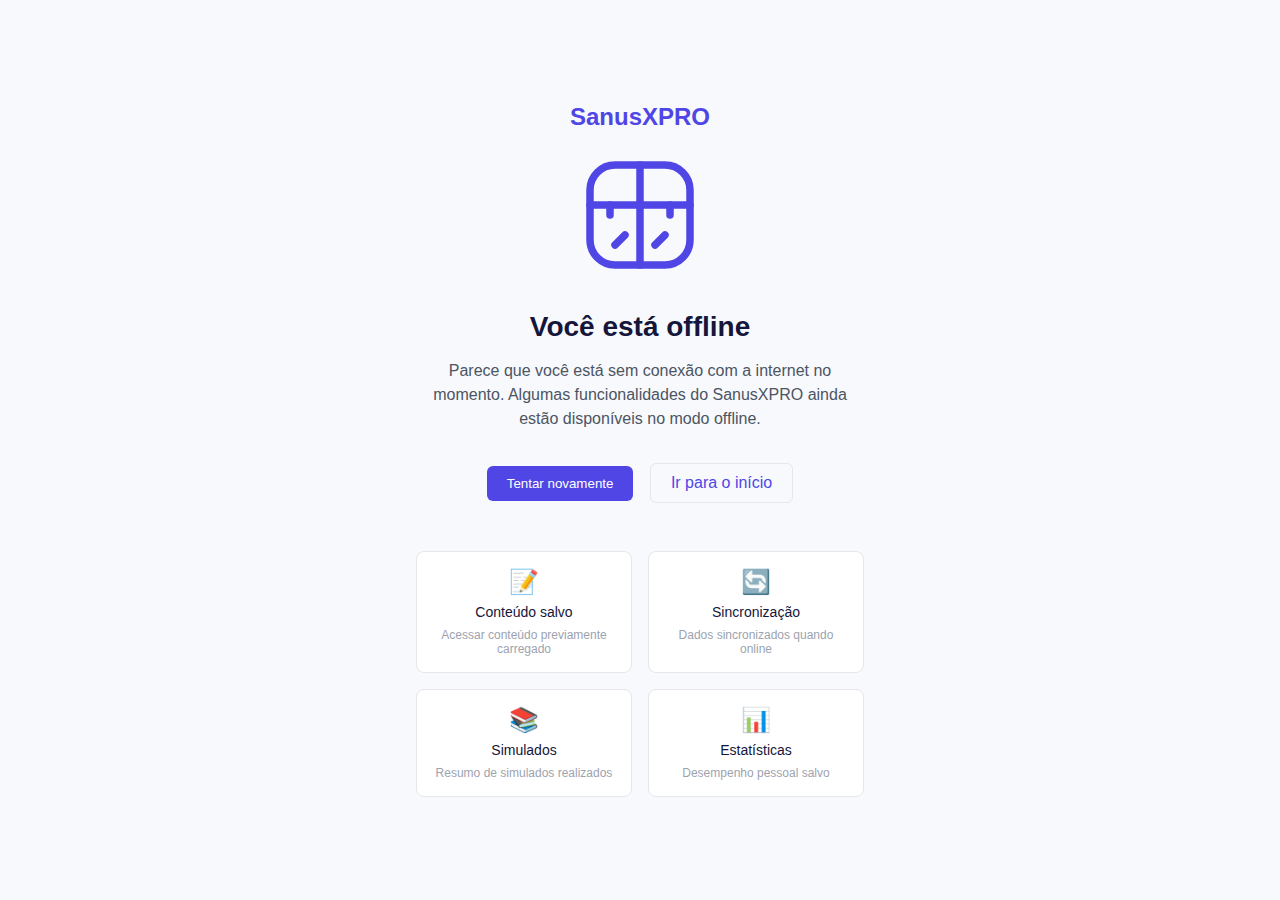
<file: client/public/offline.html>
<!DOCTYPE html>
<html lang="pt-BR">
<head>
  <meta charset="UTF-8">
  <meta name="viewport" content="width=device-width, initial-scale=1.0">
  <title>SanusXPRO - Você está offline</title>
  <style>
    :root {
      --background: #f8f9fc;
      --foreground: #15163a;
      --primary: #4f46e5;
      --primary-foreground: #ffffff;
      --secondary: #f3f4f6;
      --border: #e5e7eb;
      --muted: #9ca3af;
    }
    
    * {
      margin: 0;
      padding: 0;
      box-sizing: border-box;
      font-family: -apple-system, BlinkMacSystemFont, 'Segoe UI', Roboto, 'Helvetica Neue', sans-serif;
    }
    
    body {
      background-color: var(--background);
      color: var(--foreground);
      min-height: 100vh;
      display: flex;
      flex-direction: column;
      justify-content: center;
      align-items: center;
      padding: 2rem;
    }
    
    .container {
      max-width: 28rem;
      text-align: center;
    }
    
    .logo {
      font-size: 1.5rem;
      font-weight: 700;
      margin-bottom: 1.5rem;
      color: var(--primary);
    }
    
    .title {
      font-size: 1.75rem;
      font-weight: 600;
      margin-bottom: 1rem;
    }
    
    .description {
      font-size: 1rem;
      color: #4b5563;
      margin-bottom: 2rem;
      line-height: 1.5;
    }
    
    .icon {
      width: 120px;
      height: 120px;
      margin-bottom: 2rem;
    }
    
    .button {
      display: inline-flex;
      align-items: center;
      justify-content: center;
      font-weight: 500;
      padding: 0.625rem 1.25rem;
      background-color: var(--primary);
      color: var(--primary-foreground);
      border-radius: 0.375rem;
      border: none;
      cursor: pointer;
      text-decoration: none;
      transition: background-color 0.2s, box-shadow 0.2s;
    }
    
    .button:hover {
      background-color: #4338ca;
    }
    
    .button-outline {
      background-color: transparent;
      color: var(--primary);
      border: 1px solid var(--border);
      margin-left: 0.75rem;
    }
    
    .button-outline:hover {
      background-color: var(--secondary);
    }
    
    .feature-grid {
      display: grid;
      grid-template-columns: repeat(auto-fill, minmax(150px, 1fr));
      gap: 1rem;
      margin-top: 3rem;
      text-align: center;
    }
    
    .feature-item {
      padding: 1rem;
      border-radius: 0.5rem;
      background-color: white;
      border: 1px solid var(--border);
    }
    
    .feature-icon {
      color: var(--primary);
      margin-bottom: 0.5rem;
      font-size: 1.5rem;
    }
    
    .feature-title {
      font-size: 0.875rem;
      font-weight: 500;
      margin-bottom: 0.5rem;
    }
    
    .feature-description {
      font-size: 0.75rem;
      color: var(--muted);
    }
    
    @media (max-width: 640px) {
      .title {
        font-size: 1.5rem;
      }
      
      .icon {
        width: 80px;
        height: 80px;
      }
      
      .feature-grid {
        grid-template-columns: repeat(2, 1fr);
      }
    }
  </style>
</head>
<body>
  <div class="container">
    <div class="logo">SanusXPRO</div>
    
    <svg class="icon" xmlns="http://www.w3.org/2000/svg" viewBox="0 0 24 24" fill="none" stroke="#4f46e5" stroke-width="1.5" stroke-linecap="round" stroke-linejoin="round">
      <rect x="2" y="2" width="20" height="20" rx="5" />
      <path d="M2 10h20" />
      <path d="M12 2v20" />
      <path d="M9 16l-2 2" />
      <path d="M17 16l-2 2" />
      <path d="M6 12v-2" />
      <path d="M18 12v-2" />
    </svg>
    
    <h1 class="title">Você está offline</h1>
    <p class="description">
      Parece que você está sem conexão com a internet no momento. Algumas funcionalidades do SanusXPRO ainda estão disponíveis no modo offline.
    </p>
    
    <div>
      <button class="button" onclick="window.location.reload()">Tentar novamente</button>
      <a href="/" class="button button-outline">Ir para o início</a>
    </div>
    
    <div class="feature-grid">
      <div class="feature-item">
        <div class="feature-icon">📝</div>
        <h3 class="feature-title">Conteúdo salvo</h3>
        <p class="feature-description">Acessar conteúdo previamente carregado</p>
      </div>
      
      <div class="feature-item">
        <div class="feature-icon">🔄</div>
        <h3 class="feature-title">Sincronização</h3>
        <p class="feature-description">Dados sincronizados quando online</p>
      </div>
      
      <div class="feature-item">
        <div class="feature-icon">📚</div>
        <h3 class="feature-title">Simulados</h3>
        <p class="feature-description">Resumo de simulados realizados</p>
      </div>
      
      <div class="feature-item">
        <div class="feature-icon">📊</div>
        <h3 class="feature-title">Estatísticas</h3>
        <p class="feature-description">Desempenho pessoal salvo</p>
      </div>
    </div>
  </div>
  
  <script>
    // Verificar periodicamente a conexão
    function checkConnectivity() {
      if (navigator.onLine) {
        // Se estiver online, redirecionar para a página inicial após um tempo
        setTimeout(() => {
          window.location.href = '/';
        }, 2000);
      }
    }
    
    // Verificar quando a conexão for restaurada
    window.addEventListener('online', () => {
      window.location.reload();
    });
    
    // Verificar a cada 5 segundos
    setInterval(checkConnectivity, 5000);
  </script>
</body>
</html>
</file>
